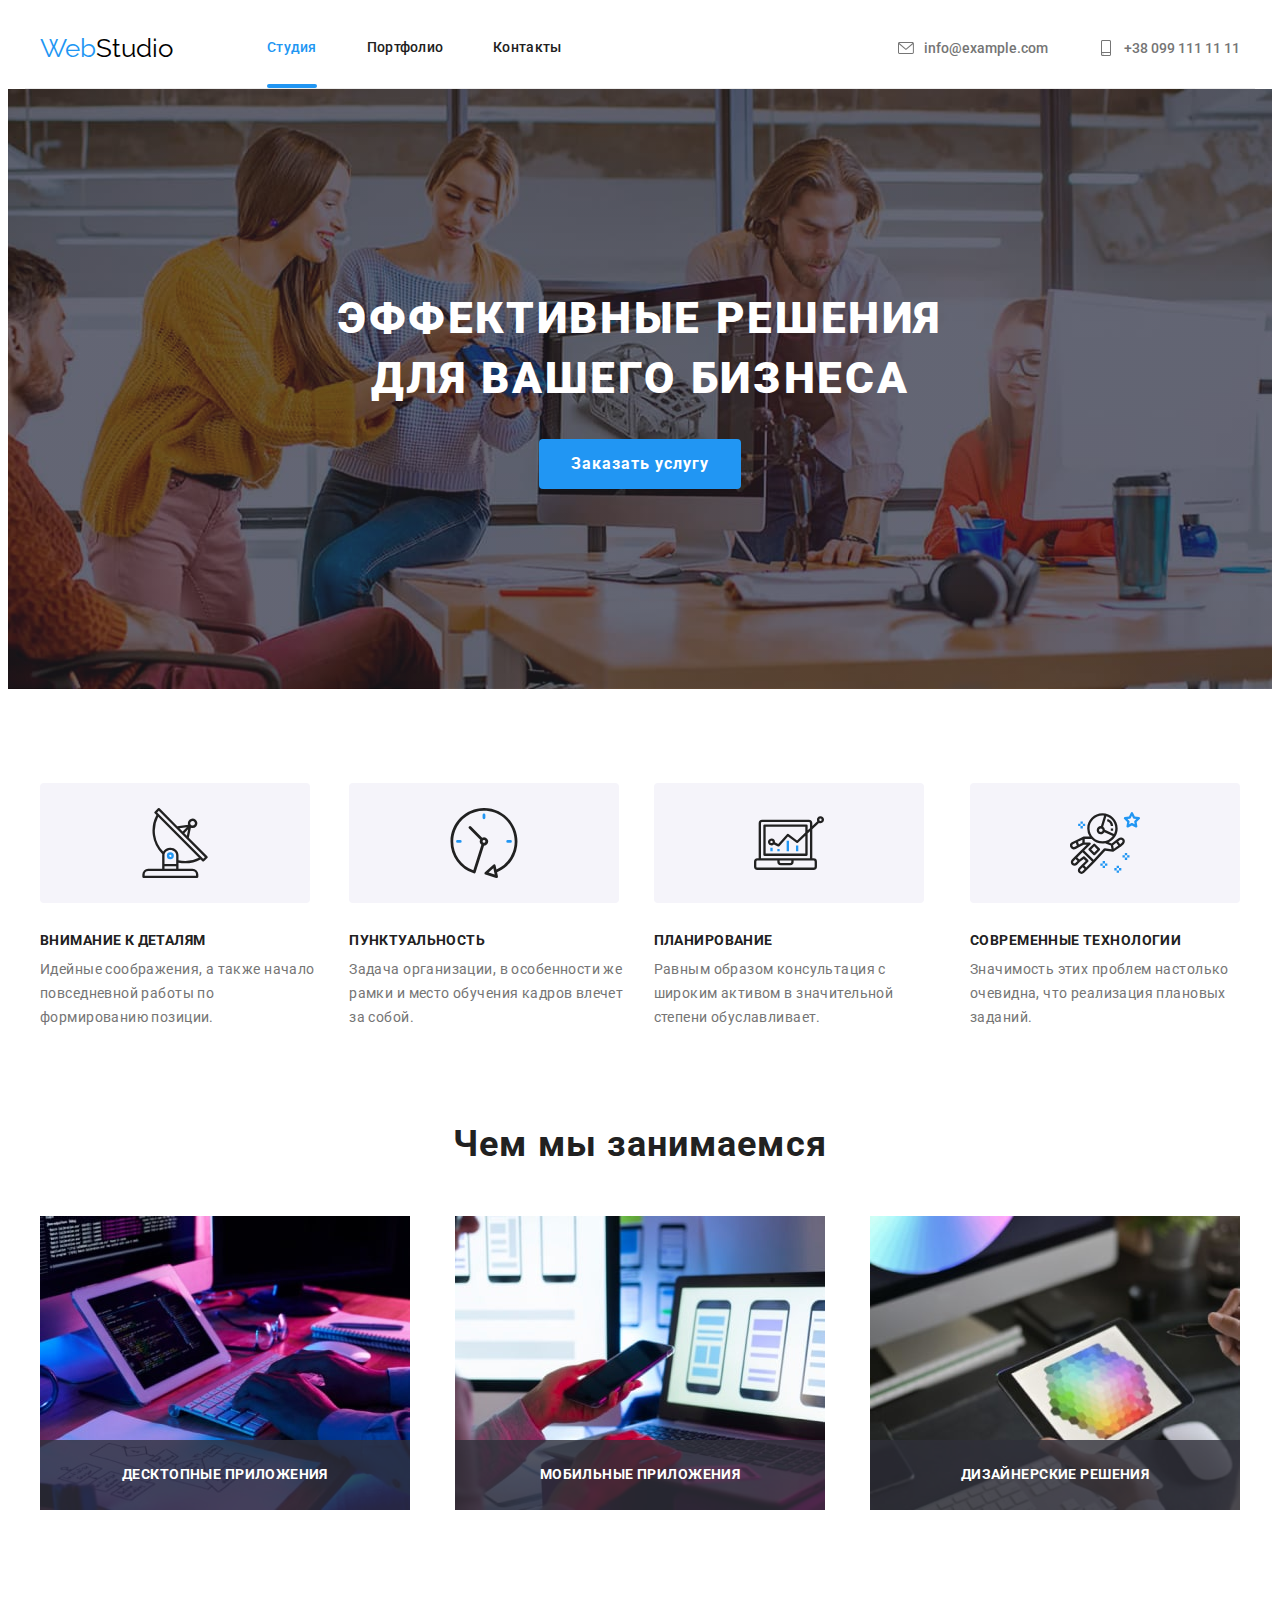
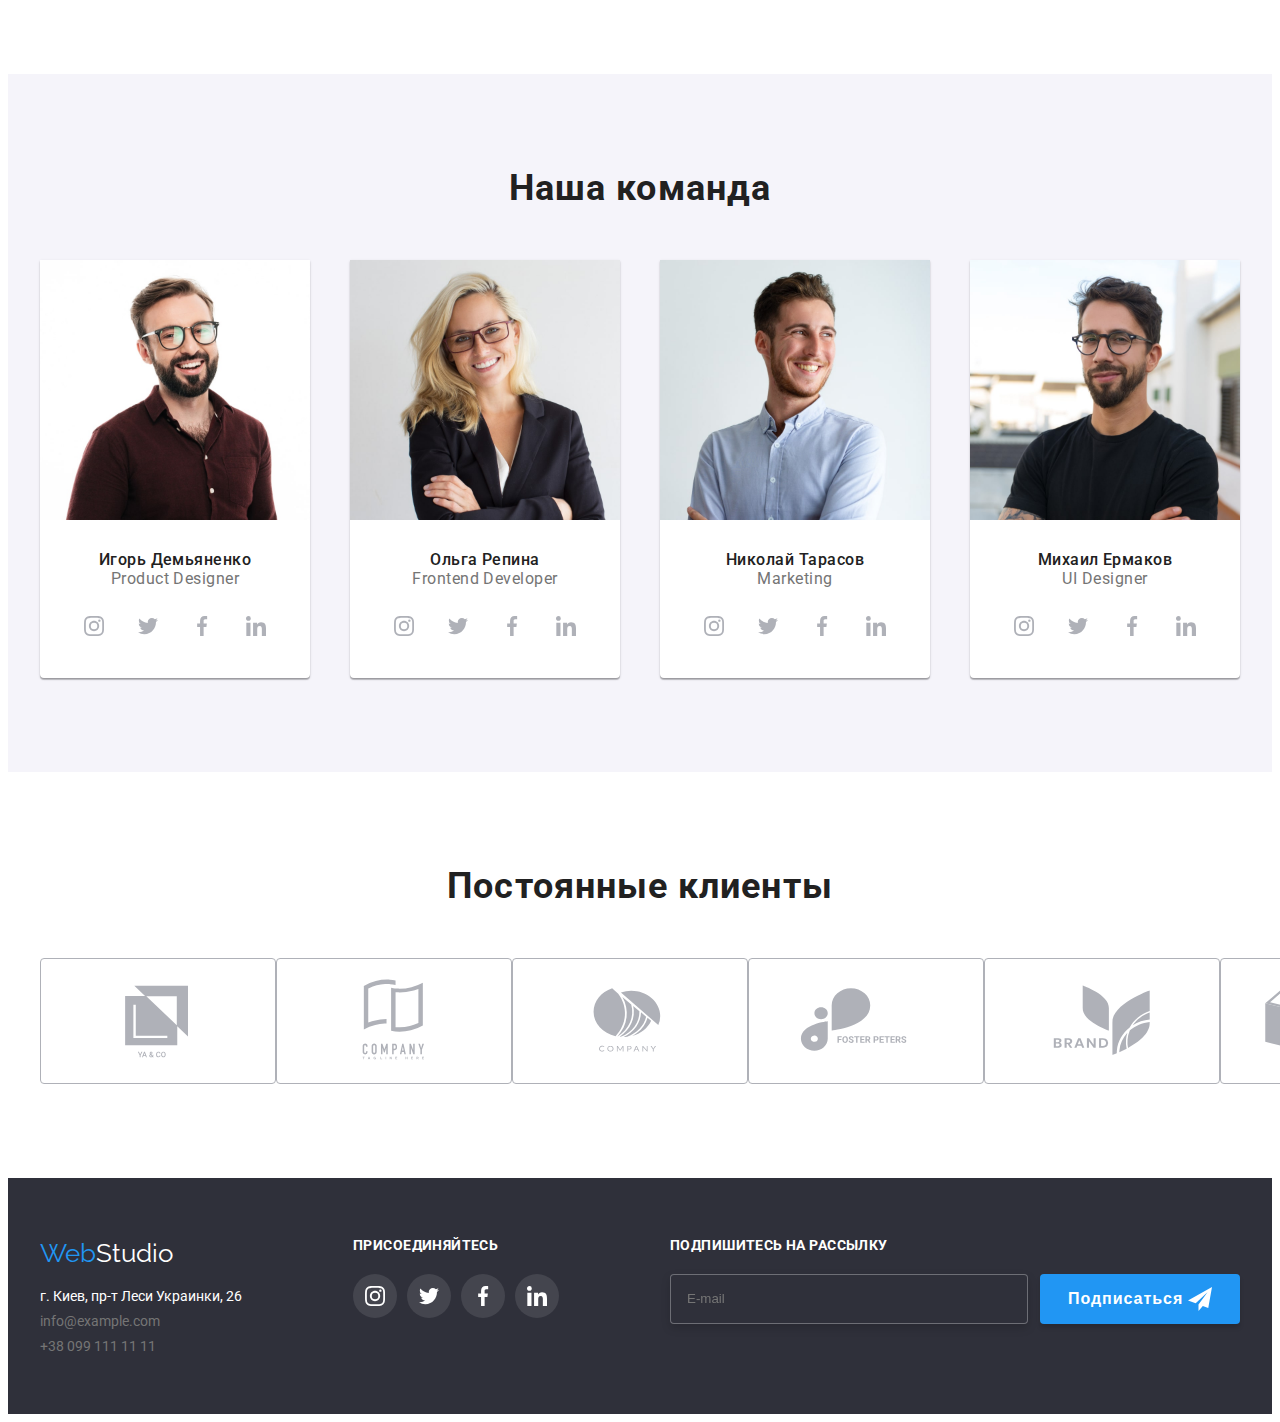
<file: index.html>
<!DOCTYPE html>
<html lang="ru">
  <!-- Цей файл є домашнім завданням № 4-->
  <head>
    <meta charset="UTF-8" />
    <meta http-equiv="X-UA-Compatible" content="IE=edge" />
    <meta name="viewport" content="width=device-width, initial-scale=1.0" />
    <link rel="preconnect" href="https://fonts.googleapis.com" />
    <link rel="preconnect" href="https://fonts.gstatic.com" crossorigin />
    <link
      href="https://fonts.googleapis.com/css2?family=Raleway:wght@700&family=Roboto:wght@400;500;700;900&display=swap"
      rel="stylesheet"
    />
    <!-- <link rel="stylesheet" href="./css/reset.css" /> -->
    <link
      rel="stylesheet"
      href="https://cdnjs.cloudflare.com/ajax/libs/modern-normalize/1.1.0/modern-normalize.min.css"
      integrity="sha512-wpPYUAdjBVSE4KJnH1VR1HeZfpl1ub8YT/NKx4PuQ5NmX2tKuGu6U/JRp5y+Y8XG2tV+wKQpNHVUX03MfMFn9Q=="
      crossorigin="anonymous"
      referrerpolicy="no-referrer"
    />
    <link rel="stylesheet" href="./css/styles.css" />
    <title>WebStudio</title>
  </head>
  <body>
    <!----------- Шапка ------------>
    <header>
      <div class="container container-header">
        <nav class="navigation">
          <a class="logo link" href="./index.html" lang="en"
            >Web<span class="logo-bl">Studio</span></a
          >
          <ul class="site-navigatioin">
            <li class="site-nav-item">
              <a href="./index.html" class="link link-studio current">Студия</a>
            </li>
            <li class="site-nav-item">
              <a href="./portfolio.html" class="link link-portfolio"
                >Портфолио</a
              >
            </li>
            <li class="site-nav-item">
              <a href="#contacts" class="link link-contacts">Контакты</a>
            </li>
          </ul>
        </nav>

        <ul class="contacts-header">
          <li class="item-contacts-header">
            <a
              href="mailto:info@example.com"
              class="link link-mail mail-header"
            >
              <svg class="icon icon-header" width="16" height="16">
                <use href="./images/icons.svg#icon-envelope"></use>
              </svg>
              info@example.com
            </a>
          </li>
          <li class="item-contacts-header">
            <a href="tel:+380991111111" class="link link-tel tel-header">
              <svg class="icon icon-header" width="16" height="16">
                <use href="./images/icons.svg#icon-smartphone"></use>
              </svg>
              +38 099 111 11 11
            </a>
          </li>
        </ul>
      </div>
    </header>

    <!----------- Основний контент ------------->
    <main>
      <section class="hero">
        <div class="container">
          <h1 class="title title-hero">
            Эффективные решения для вашего бизнеса
          </h1>
          <button type="button" class="btn-text" data-modal-open>
            Заказать услугу
          </button>
        </div>
      </section>

      <!-- Секція особенности -->
      <section class="features section">
        <div class="container">
          <h2 class="hidden-title">Особенности</h2>
          <ul class="features-list list">
            <li class="item-features-list">
              <div class="item-feautures-logo">
                <svg class="icon" width="70" height="70">
                  <use href="./images/icons.svg#icon-antenna"></use>
                </svg>
              </div>
              <h3 class="features-list-title">Внимание к деталям</h3>
              <p class="features-list-text">
                Идейные соображения, а также начало повседневной работы по
                формированию позиции.
              </p>
            </li>
            <li class="item-features-list">
              <div class="item-feautures-logo">
                <svg class="icon" width="70" height="70">
                  <use href="./images/icons.svg#icon-clock"></use>
                </svg>
              </div>
              <h3 class="features-list-title">Пунктуальность</h3>
              <p class="features-list-text">
                Задача организации, в особенности же рамки и место обучения
                кадров влечет за собой.
              </p>
            </li>
            <li class="item-features-list">
              <div class="item-feautures-logo">
                <svg class="icon" width="70" height="70">
                  <use href="./images/icons.svg#icon-diagram"></use>
                </svg>
              </div>
              <h3 class="features-list-title">Планирование</h3>
              <p class="features-list-text">
                Равным образом консультация с широким активом в значительной
                степени обуславливает.
              </p>
            </li>
            <li class="item-features-list">
              <div class="item-feautures-logo">
                <svg class="icon" width="70" height="70">
                  <use href="./images/icons.svg#icon-astronaut"></use>
                </svg>
              </div>
              <h3 class="features-list-title">Современные технологии</h3>
              <p class="features-list-text">
                Значимость этих проблем настолько очевидна, что реализация
                плановых заданий.
              </p>
            </li>
          </ul>
        </div>
      </section>
      <!---- Секція Чем мы занимаемся ---------->
      <section class="section we-intereses">
        <div class="container">
          <h2 class="we-intereses-title">Чем мы занимаемся</h2>
          <ul class="list we-intereses-list">
            <li class="item-we-intereses-list">
              <img
                src="./images/img-1-min.jpg"
                alt="Специалист набирает текст на клавиатуре"
                width="370"
              />
              <b class="title-item-we-intereses-list">Десктопные приложения</b>
            </li>
            <li class="item-we-intereses-list">
              <img
                src="./images/img-2-min.jpg"
                alt="Специалист на ноутбуке создает приложение для мобильних устройств"
                width="370"
              />
              <b class="title-item-we-intereses-list">Мобильные приложения</b>
            </li>
            <li class="item-we-intereses-list">
              <img
                src="./images/img-3-min.jpg"
                alt="Специалист держит в руке планшетное устройство с изображением цветовой палитры"
                width="370"
              />
              <b class="title-item-we-intereses-list">Дизайнерские решения</b>
            </li>
          </ul>
        </div>
      </section>

      <!----------- Секція Наша команда------------------>

      <section class="our-team section">
        <div class="container">
          <h2 class="our-team-title">Наша команда</h2>
          <ul class="list our-team-list">
            <li class="our-team-list-item">
              <img
                src="./images/img-igor-min.jpg"
                alt="Фотокарточка Игоря Демьяненко"
                width="270"
              />
              <div class="our-team-text">
                <h3 class="name-person">Игорь Демьяненко</h3>
                <p class="position" lang="en">Product Designer</p>
              </div>
              <div class="section-social-links">
                <ul class="list-social-links">
                  <li class="item-list-social-links">
                    <a
                      href="http://www.instagram.com"
                      target="_blank"
                      rel="noopener, noreferrer"
                      class="link social-link"
                    >
                      <svg class="icon-social-link">
                        <use href="./images/icons.svg#icon-instagram"></use>
                      </svg>
                    </a>
                  </li>
                  <li class="item-list-social-links">
                    <a
                      href="http://twitter.com"
                      target="_blank"
                      rel="noopener, noreferrer"
                      class="link social-link"
                    >
                      <svg class="icon-social-link">
                        <use href="./images/icons.svg#icon-twitter"></use>
                      </svg>
                    </a>
                  </li>
                  <li class="item-list-social-links">
                    <a
                      href="http://www.facebook.com"
                      target="_blank"
                      rel="noopener, noreferrer"
                      class="link social-link"
                    >
                      <svg class="icon-social-link">
                        <use href="./images/icons.svg#icon-facebook"></use>
                      </svg>
                    </a>
                  </li>
                  <li class="item-list-social-links">
                    <a
                      href="http://www.linkedin.com"
                      target="_blank"
                      rel="noopener, noreferrer"
                      class="link social-link"
                    >
                      <svg class="icon-social-link">
                        <use href="./images/icons.svg#icon-linkedin"></use>
                      </svg>
                    </a>
                  </li>
                </ul>
              </div>
            </li>
            <li class="our-team-list-item">
              <img
                src="./images/img-olga-min.jpg"
                alt="Фотокарточка Ольги Репиной"
                width="270"
              />
              <div class="our-team-text">
                <h3 class="name-person">Ольга Репина</h3>
                <p class="position" lang="en">Frontend Developer</p>
              </div>
              <div class="section-social-links">
                <ul class="list-social-links">
                  <li class="item-list-social-links">
                    <a
                      href="http://www.instagram.com"
                      target="_blank"
                      rel="noopener, noreferrer"
                      class="link social-link"
                    >
                      <svg class="icon-social-link">
                        <use href="./images/icons.svg#icon-instagram"></use>
                      </svg>
                    </a>
                  </li>
                  <li class="item-list-social-links">
                    <a
                      href="http://twitter.com"
                      target="_blank"
                      rel="noopener, noreferrer"
                      class="link social-link"
                    >
                      <svg class="icon-social-link">
                        <use href="./images/icons.svg#icon-twitter"></use>
                      </svg>
                    </a>
                  </li>
                  <li class="item-list-social-links">
                    <a
                      href="http://www.facebook.com"
                      target="_blank"
                      rel="noopener, noreferrer"
                      class="link social-link"
                    >
                      <svg class="icon-social-link">
                        <use href="./images/icons.svg#icon-facebook"></use>
                      </svg>
                    </a>
                  </li>
                  <li class="item-list-social-links">
                    <a
                      href="http://www.linkedin.com"
                      target="_blank"
                      rel="noopener, noreferrer"
                      class="link social-link"
                    >
                      <svg class="icon-social-link">
                        <use href="./images/icons.svg#icon-linkedin"></use>
                      </svg>
                    </a>
                  </li>
                </ul>
              </div>
            </li>
            <li class="our-team-list-item">
              <img
                src="./images/img-nikolaj-min.jpg"
                alt="Фотокарточка Николая Тарасова"
                width="270"
              />
              <div class="our-team-text">
                <h3 class="name-person">Николай Тарасов</h3>
                <p class="position" lang="en">Marketing</p>
              </div>
              <div class="section-social-links">
                <ul class="list-social-links">
                  <li class="item-list-social-links">
                    <a
                      href="http://www.instagram.com"
                      target="_blank"
                      rel="noopener, noreferrer"
                      class="link social-link"
                      ><svg class="icon-social-link">
                        <use href="./images/icons.svg#icon-instagram"></use>
                      </svg>
                    </a>
                  </li>
                  <li class="item-list-social-links">
                    <a
                      href="http://twitter.com"
                      target="_blank"
                      rel="noopener, noreferrer"
                      class="link social-link"
                      ><svg class="icon-social-link">
                        <use href="./images/icons.svg#icon-twitter"></use>
                      </svg>
                    </a>
                  </li>
                  <li class="item-list-social-links">
                    <a
                      href="http://www.facebook.com"
                      target="_blank"
                      rel="noopener, noreferrer"
                      class="link social-link"
                      ><svg class="icon-social-link">
                        <use href="./images/icons.svg#icon-facebook"></use>
                      </svg>
                    </a>
                  </li>
                  <li class="item-list-social-links">
                    <a
                      href="http://www.linkedin.com"
                      target="_blank"
                      rel="noopener, noreferrer"
                      class="link social-link"
                      ><svg class="icon-social-link">
                        <use href="./images/icons.svg#icon-linkedin"></use>
                      </svg>
                    </a>
                  </li>
                </ul>
              </div>
            </li>
            <li class="our-team-list-item">
              <img
                src="./images/img-miha-min.jpg"
                alt="Фотокарточка Михаила Ермакова"
                width="270"
              />
              <div class="our-team-text">
                <h3 class="name-person">Михаил Ермаков</h3>
                <p class="position" lang="en">UI Designer</p>
              </div>
              <div class="section-social-links">
                <ul class="list-social-links">
                  <li class="item-list-social-links">
                    <a
                      href="http://www.instagram.com"
                      target="_blank"
                      rel="noopener, noreferrer"
                      class="link social-link"
                      ><svg class="icon-social-link">
                        <use href="./images/icons.svg#icon-instagram"></use>
                      </svg>
                    </a>
                  </li>
                  <li class="item-list-social-links">
                    <a
                      href="http://twitter.com"
                      target="_blank"
                      rel="noopener, noreferrer"
                      class="link social-link"
                    >
                      <svg class="icon-social-link">
                        <use href="./images/icons.svg#icon-twitter"></use>
                      </svg>
                    </a>
                  </li>
                  <li class="item-list-social-links">
                    <a
                      href="http://www.facebook.com"
                      target="_blank"
                      rel="noopener, noreferrer"
                      class="link social-link"
                    >
                      <svg class="icon-social-link">
                        <use href="./images/icons.svg#icon-facebook"></use>
                      </svg>
                    </a>
                  </li>
                  <li class="item-list-social-links">
                    <a
                      href="http://www.linkedin.com"
                      target="_blank"
                      rel="noopener, noreferrer"
                      class="link social-link"
                    >
                      <svg class="icon-social-link">
                        <use href="./images/icons.svg#icon-linkedin"></use>
                      </svg>
                    </a>
                  </li>
                </ul>
              </div>
            </li>
          </ul>
        </div>
      </section>

      <!-- Постоянные клиенты -->
      <section class="section our-clients">
        <div class="container">
          <h2 class="our-clients-title">Постоянные клиенты</h2>
          <ul class="our-clients-list">
            <li>
              <a
                href="http://www.olx.ua"
                target="_blank"
                rel="noopener, noreferrer"
                class="client-link link"
              >
                <svg class="icon-client">
                  <use href="images/icons.svg#icon-yaco"></use>
                </svg>
              </a>
            </li>
            <li>
              <a
                href="http://www.google.com"
                target="_blank"
                rel="noopener, noreferrer"
                class="client-link link"
              >
                <svg class="icon-client">
                  <use href="images/icons.svg#icon-tagcompany"></use>
                </svg>
              </a>
            </li>
            <li>
              <a
                href="http://rozetka.com.ua"
                target="_blank"
                rel="noopener, noreferrer"
                class="client-link link"
              >
                <svg class="icon-client">
                  <use href="images/icons.svg#icon-company"></use>
                </svg>
              </a>
            </li>
            <li>
              <a
                href="http://www.nasa.gov"
                target="_blank"
                rel="noopener, noreferrer"
                class="client-link link"
              >
                <svg class="icon-client">
                  <use href="images/icons.svg#icon-foster"></use>
                </svg>
              </a>
            </li>
            <li>
              <a
                href="http://auto.ria.com"
                target="_blank"
                rel="noopener, noreferrer"
                class="client-link link"
              >
                <svg class="icon-client">
                  <use href="images/icons.svg#icon-brand"></use>
                </svg>
              </a>
            </li>
            <li>
              <a
                href="http://compbest.com.ua"
                target="_blank"
                rel="noopener, noreferrer"
                class="client-link link"
              >
                <svg class="icon-client">
                  <use href="images/icons.svg#icon-cubcompany"></use>
                </svg>
              </a>
            </li>
          </ul>
        </div>
      </section>
    </main>

    <!-------- Підвал з контакатами ----------------->
    <footer class="footer-site">
      <div class="container container-footer">
        <div class="footer-left">
          <a class="logo link logo-footer" href="./index.html"
            >Web<span class="logo-wh">Studio</span></a
          >
          <address id="contacts">
            <ul class="list-contacts list">
              <li class="item-contacts-footer">
                <a
                  href="https://www.google.com/maps/place/%D0%B1%D1%83%D0%BB%D1%8C%D0%B2%D0%B0%D1%80+%D0%9B%D0%B5%D1%81%D1%96+%D0%A3%D0%BA%D1%80%D0%B0%D1%97%D0%BD%D0%BA%D0%B8,+26,+%D0%9A%D0%B8%D1%97%D0%B2,+02000/@50.4265807,30.5361971,17z/data=!3m1!4b1!4m5!3m4!1s0x40d4cf0e033ecbe9:0x57a4dffefec77da0!8m2!3d50.4265807!4d30.5383858"
                  target="_blank"
                  rel="noopener, noreferrer"
                  class="link link-map"
                  >г. Киев, пр-т Леси Украинки, 26</a
                >
              </li>
              <li class="item-contacts-footer">
                <a href="mailto:info@example.com" class="link link-mail"
                  >info@example.com</a
                >
              </li>
              <li class="item-contacts-footer">
                <a href="tel:+380991111111" class="link link-tel"
                  >+38 099 111 11 11</a
                >
              </li>
            </ul>
          </address>
        </div>

        <div class="social-links-footer">
          <b class="social-links-text">Присоединяйтесь</b>
          <ul class="list-social-links list-social-links-footer">
            <li class="item-list-social-links">
              <a
                href="http://www.instagram.com"
                target="_blank"
                rel="noopener, noreferrer"
                class="link social-link social-link-footer"
              >
                <svg class="icon-social-link">
                  <use href="./images/icons.svg#icon-instagram"></use>
                </svg>
              </a>
            </li>
            <li class="item-list-social-links">
              <a
                href="http://twitter.com"
                target="_blank"
                rel="noopener, noreferrer"
                class="link social-link social-link-footer"
              >
                <svg class="icon-social-link">
                  <use href="./images/icons.svg#icon-twitter"></use>
                </svg>
              </a>
            </li>
            <li class="item-list-social-links">
              <a
                href="http://www.facebook.com"
                target="_blank"
                rel="noopener, noreferrer"
                class="link social-link social-link-footer"
              >
                <svg class="icon-social-link">
                  <use href="./images/icons.svg#icon-facebook"></use>
                </svg>
              </a>
            </li>
            <li class="item-list-social-links">
              <a
                href="http://www.linkedin.com"
                target="_blank"
                rel="noopener, noreferrer"
                class="link social-link social-link-footer"
              >
                <svg class="icon-social-link">
                  <use href="./images/icons.svg#icon-linkedin"></use>
                </svg>
              </a>
            </li>
          </ul>
        </div>
        <div class="footer-right">
          <b class="subscribe-title">Подпишитесь на рассылку</b>
          <form class="form-input-email-footer" action="">
            <input
              class="input-email-footer"
              type="email"
              name=""
              id=""
              placeholder="E-mail"
              required
            />
            <button type="submit" class="btn-send-email">
              Подписаться
              <svg width="24" height="24">
                <use href="images/icons.svg#icon-send"></use>
              </svg>
            </button>
          </form>
        </div>
      </div>
    </footer>

    <!--M  O  D  A  L  -->
    <div class="backdrop is-hidden" data-modal>
      <div class="modal">
        <button type="button" class="modal-close" data-modal-close>
          <svg class="icon-close-modal" width="18" height="18">
            <use href="images/icons.svg#icon-close-modal"></use>
          </svg>
        </button>

        <form action="#">
          <p class="title-modal-form">
            Оставьте свои данные, мы вам перезвоним
          </p>

          <div class="form-field">
            <label>
              Имя
              <div class="input-wraper">
                <input
                  type="text"
                  name="name"
                  class="input input-name"
                  placeholder=" "
                  required
                />
                <svg
                  class="input-icon input-icon-person"
                  width="18"
                  height="18"
                >
                  <use href="images/icons.svg#icon-person"></use>
                </svg>
              </div>
            </label>
          </div>

          <div class="form-field">
            <label>
              Телефон
              <div class="input-wraper">
                <input
                  type="tel"
                  name="phone"
                  class="input input-phone"
                  placeholder=" "
                  required
                />
                <svg class="input-icon input-icon-phone" width="18" height="18">
                  <use href="./images/icons.svg#icon-phone"></use>
                </svg>
              </div>
            </label>
          </div>

          <div class="form-field">
            <label>
              Почта
              <div class="input-wraper">
                <input
                  type="email"
                  name="email"
                  id="email"
                  class="input input-email"
                  placeholder=" "
                  required
                />
                <svg class="input-icon input-icon-email" width="18" height="18">
                  <use href="./images/icons.svg#icon-email"></use>
                </svg>
              </div>
            </label>
          </div>

          <div class="form-field form-field-coment">
            <label>
              Коментарий
              <textarea
                class="input input-coment"
                name="coment"
                id=""
                placeholder="Введите текст"
              ></textarea>
            </label>
          </div>

          <div class="form-field form-field-checkbox">
            <label class="label-checkbox">
              <input
                class="input-checkbox visualy-hidden"
                type="checkbox"
                name="checkbox"
                id=""
                required
              />
              Соглашаюсь с рассылкой и принимаю
              <span class="icon-checkbox">
                <svg class="icon-check" width="16" height="15">
                  <use href="images/icons.svg#icon-check"></use>
                </svg>
              </span>
              <a
                class="link link-checkbox"
                href="https://zakon.rada.gov.ua/laws/show/435-15#:~:text=%D0%9F%D0%9E%D0%9D%D0%AF%D0%A2%D0%A2%D0%AF%20%D0%A2%D0%90%20%D0%A3%D0%9C%D0%9E%D0%92%D0%98%20%D0%94%D0%9E%D0%93%D0%9E%D0%92%D0%9E%D0%A0%D0%A3"
                target="_blank"
                rel="noopener, noreferrer"
                >Условия договора</a
              >
            </label>
          </div>

          <button type="submit" class="btn-text btn-modal">Отправить</button>
        </form>
      </div>
    </div>
    <script src="./js/modal.js"></script>
  </body>
</html>
</file>
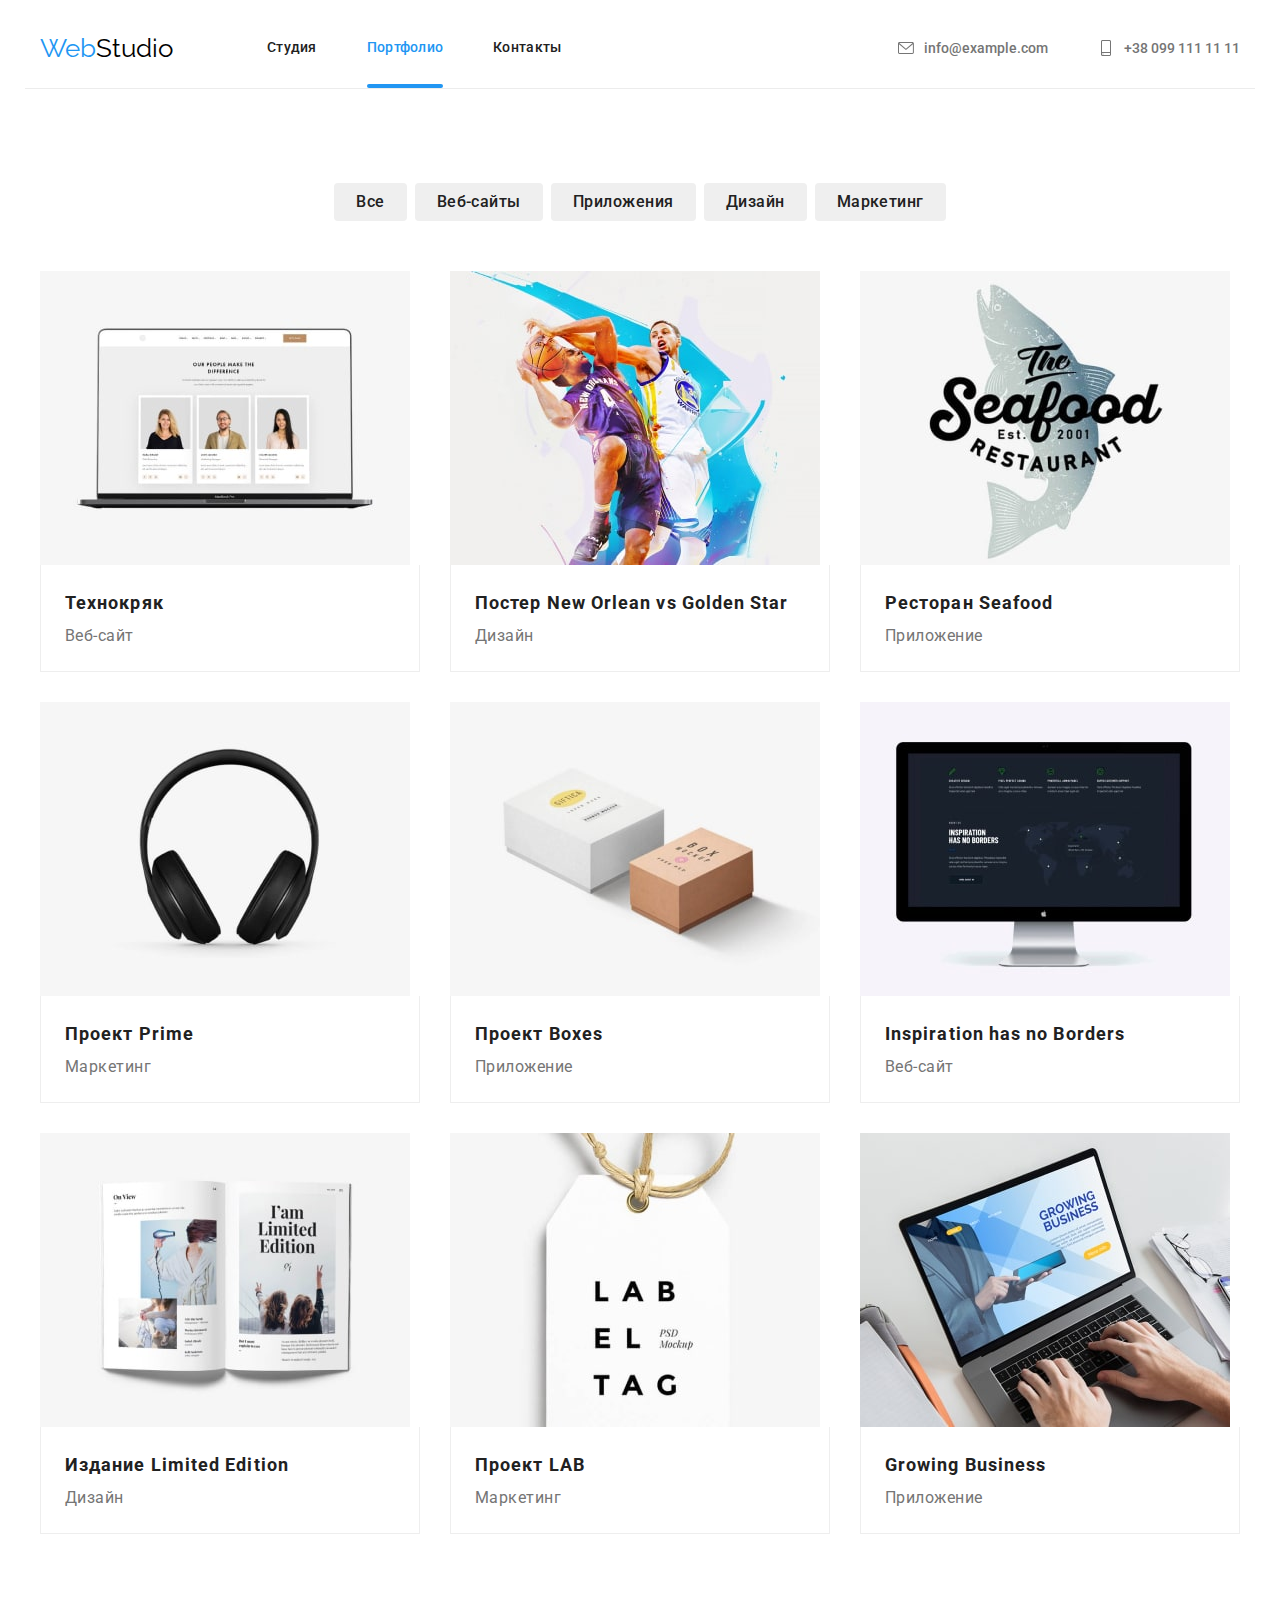
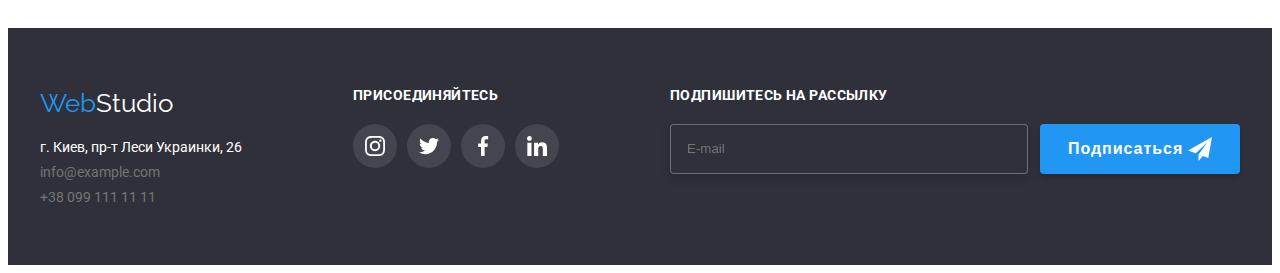
<file: portfolio.html>
<!DOCTYPE html>
<html lang="ru">
  <!------------- Цей файл є домашнім завданням № 4--------------->
  <head>
    <meta charset="UTF-8" />
    <meta http-equiv="X-UA-Compatible" content="IE=edge" />
    <meta name="viewport" content="width=device-width, initial-scale=1.0" />
    <link rel="preconnect" href="https://fonts.googleapis.com" />
    <link rel="preconnect" href="https://fonts.gstatic.com" crossorigin />
    <link
      href="https://fonts.googleapis.com/css2?family=Raleway:wght@700&family=Roboto:wght@400;500;700;900&display=swap"
      rel="stylesheet"
    />
    <!-- <link rel="stylesheet" href="./css/reset.css" /> -->
    <link
      rel="stylesheet"
      href="https://cdnjs.cloudflare.com/ajax/libs/modern-normalize/1.1.0/modern-normalize.min.css"
      integrity="sha512-wpPYUAdjBVSE4KJnH1VR1HeZfpl1ub8YT/NKx4PuQ5NmX2tKuGu6U/JRp5y+Y8XG2tV+wKQpNHVUX03MfMFn9Q=="
      crossorigin="anonymous"
      referrerpolicy="no-referrer"
    />
    <link rel="stylesheet" href="./css/styles.css" />
    <title>Portfolio</title>
  </head>
  <body>
    <!------- Шапка ------------------->
    <header>
      <div class="container container-header">
        <nav class="navigation">
          <a class="logo link" href="./index.html" lang="en"
            >Web<span class="logo-bl">Studio</span></a
          >
          <ul class="site-navigatioin">
            <li class="site-nav-item">
              <a href="./index.html" class="link link-studio">Студия</a>
            </li>
            <li class="site-nav-item">
              <a href="./portfolio.html" class="link link-portfolio current"
                >Портфолио</a
              >
            </li>
            <li class="site-nav-item">
              <a href="#contacts" class="link link-contacts">Контакты</a>
            </li>
          </ul>
        </nav>

        <ul class="contacts-header">
          <li class="item-contacts-header">
            <a
              href="mailto:info@example.com"
              class="link link-mail mail-header"
            >
              <svg class="icon icon-header" width="16" height="16">
                <use href="./images/icons.svg#icon-envelope"></use>
              </svg>
              info@example.com
            </a>
          </li>
          <li class="item-contacts-header">
            <a href="tel:+380991111111" class="link link-tel tel-header">
              <svg class="icon icon-header" width="16" height="16">
                <use href="./images/icons.svg#icon-smartphone"></use>
              </svg>
              +38 099 111 11 11
            </a>
          </li>
        </ul>
      </div>
    </header>
    <!--------------- Основний контент -------------------->
    <main class="container">
      <h1 class="hidden-title">Наши работы</h1>
      <div class="section">
        <ul class="list-button list">
          <li class="item-list-button">
            <button type="button" class="all-project-btn btn-filter">
              Все
            </button>
          </li>
          <li class="item-list-button">
            <button type="button" class="type-project-btn btn-filter">
              Веб-сайты
            </button>
          </li>
          <li class="item-list-button">
            <button type="button" class="type-project-btn btn-filter">
              Приложения
            </button>
          </li>
          <li class="item-list-button">
            <button type="button" class="type-project-btn btn-filter">
              Дизайн
            </button>
          </li>
          <li class="item-list-button">
            <button type="button" class="type-project-btn btn-filter">
              Маркетинг
            </button>
          </li>
        </ul>

        <ul class="list list-project">
          <li class="item-list-project">
            <div class="item-project-wraper">
              <img
                src="./images/tehnocrack-min.jpg"
                alt="На мониторе компьютера изображены фото троих людей"
                width="370"
              />
              <p class="about-project">
                Технокряк это современная площадка распространения коронавируса.
                Компании используют эту платформу для цифрового шпионажа и атак
                на защищённые сервера конкурентов.
              </p>
            </div>
            <div class="text-project">
              <h2 class="name-project">Технокряк</h2>
              <p class="type-project">Веб-сайт</p>
            </div>
          </li>
          <li class="item-list-project">
            <div class="item-project-wraper">
              <img
                src="./images/poster-min.jpg"
                alt="Два баскетболиста в борьбе за мяч"
                width="370"
              />
              <p class="about-project">
                Технокряк это современная площадка распространения коронавируса.
                Компании используют эту платформу для цифрового шпионажа и атак
                на защищённые сервера конкурентов.
              </p>
            </div>
            <div class="text-project">
              <h2 class="name-project">
                Постер <span lang="en">New Orlean vs Golden Star</span>
              </h2>
              <p class="type-project">Дизайн</p>
            </div>
          </li>
          <li class="item-list-project">
            <div class="item-project-wraper">
              <img
                src="./images/restaurant-min.jpg"
                alt="Логотип рыбного ресторана в виде рыбы"
                width="370"
              />
              <p class="about-project">
                Технокряк это современная площадка распространения коронавируса.
                Компании используют эту платформу для цифрового шпионажа и атак
                на защищённые сервера конкурентов.
              </p>
            </div>
            <div class="text-project">
              <h2 class="name-project">
                Ресторан <span lang="en">Seafood</span>
              </h2>
              <p class="type-project">Приложение</p>
            </div>
          </li>
          <li class="item-list-project">
            <div class="item-project-wraper">
              <img
                src="./images/headphone-min.jpg"
                alt="Наушники черного цвета"
                width="370"
              />
              <p class="about-project">
                Технокряк это современная площадка распространения коронавируса.
                Компании используют эту платформу для цифрового шпионажа и атак
                на защищённые сервера конкурентов.
              </p>
            </div>
            <div class="text-project">
              <h2 class="name-project">Проект <span lang="en">Prime</span></h2>
              <p class="type-project">Маркетинг</p>
            </div>
          </li>
          <li class="item-list-project">
            <div class="item-project-wraper">
              <img
                src="./images/boxes-min.jpg"
                alt="Изображены две картонные коробки"
                width="370"
              />
              <p class="about-project">
                Технокряк это современная площадка распространения коронавируса.
                Компании используют эту платформу для цифрового шпионажа и атак
                на защищённые сервера конкурентов.
              </p>
            </div>
            <div class="text-project">
              <h2 class="name-project">Проект <span lang="en">Boxes</span></h2>
              <p class="type-project">Приложение</p>
            </div>
          </li>
          <li class="item-list-project">
            <div class="item-project-wraper">
              <img
                src="./images/display-min.jpg"
                alt="Изображение монитора компьютера с открытой веб-страницей"
                width="370"
              />
              <p class="about-project">
                Технокряк это современная площадка распространения коронавируса.
                Компании используют эту платформу для цифрового шпионажа и атак
                на защищённые сервера конкурентов.
              </p>
            </div>
            <div class="text-project">
              <h2 class="name-project" lang="en">Inspiration has no Borders</h2>
              <p class="type-project">Веб-сайт</p>
            </div>
          </li>
          <li class="item-list-project">
            <div class="item-project-wraper">
              <img
                src="./images/limedition-min.jpg"
                alt="Страницы журнала"
                width="370"
              />
              <p class="about-project">
                Технокряк это современная площадка распространения коронавируса.
                Компании используют эту платформу для цифрового шпионажа и атак
                на защищённые сервера конкурентов.
              </p>
            </div>
            <div class="text-project">
              <h2 class="name-project">
                Издание <span lang="en">Limited Edition</span>
              </h2>
              <p class="type-project">Дизайн</p>
            </div>
          </li>
          <li class="item-list-project">
            <div class="item-project-wraper">
              <img
                src="./images/label-min.jpg"
                alt="Изображение бирки с веревочкой"
                width="370"
              />
              <p class="about-project">
                Технокряк это современная площадка распространения коронавируса.
                Компании используют эту платформу для цифрового шпионажа и атак
                на защищённые сервера конкурентов.
              </p>
            </div>
            <div class="text-project">
              <h2 class="name-project">Проект LAB</h2>
              <p class="type-project">Маркетинг</p>
            </div>
          </li>
          <li class="item-list-project">
            <div class="item-project-wraper">
              <img
                src="./images/laptop-min.jpg"
                alt="Изображение монитора компьютера с запущеным приложением"
                width="370"
              />
              <p class="about-project">
                Технокряк это современная площадка распространения коронавируса.
                Компании используют эту платформу для цифрового шпионажа и атак
                на защищённые сервера конкурентов.
              </p>
            </div>
            <div class="text-project">
              <h2 class="name-project" lang="en">Growing Business</h2>
              <p class="type-project">Приложение</p>
            </div>
          </li>
        </ul>
      </div>
    </main>

    <!---------------------------------- Підвал з контакатами ----------------------------->

    <footer class="footer-site">
      <div class="container container-footer">
        <div class="footer-left">
          <a class="logo link logo-footer" href="./index.html"
            >Web<span class="logo-wh">Studio</span></a
          >
          <address id="contacts">
            <ul class="list-contacts list">
              <li class="item-contacts-footer">
                <a
                  href="https://www.google.com/maps/place/%D0%B1%D1%83%D0%BB%D1%8C%D0%B2%D0%B0%D1%80+%D0%9B%D0%B5%D1%81%D1%96+%D0%A3%D0%BA%D1%80%D0%B0%D1%97%D0%BD%D0%BA%D0%B8,+26,+%D0%9A%D0%B8%D1%97%D0%B2,+02000/@50.4265807,30.5361971,17z/data=!3m1!4b1!4m5!3m4!1s0x40d4cf0e033ecbe9:0x57a4dffefec77da0!8m2!3d50.4265807!4d30.5383858"
                  target="_blank"
                  rel="noopener, noreferrer"
                  class="link link-map"
                  >г. Киев, пр-т Леси Украинки, 26</a
                >
              </li>
              <li class="item-contacts-footer">
                <a href="mailto:info@example.com" class="link link-mail"
                  >info@example.com</a
                >
              </li>
              <li class="item-contacts-footer">
                <a href="tel:+380991111111" class="link link-tel"
                  >+38 099 111 11 11</a
                >
              </li>
            </ul>
          </address>
        </div>

        <div class="social-links-footer">
          <b class="social-links-text">Присоединяйтесь</b>
          <ul class="list-social-links list-social-links-footer">
            <li class="item-list-social-links">
              <a
                href="http://www.instagram.com"
                target="_blank"
                rel="noopener, noreferrer"
                class="link social-link social-link-footer"
              >
                <svg class="icon-social-link">
                  <use href="./images/icons.svg#icon-instagram"></use>
                </svg>
              </a>
            </li>
            <li class="item-list-social-links">
              <a
                href="http://twitter.com"
                target="_blank"
                rel="noopener, noreferrer"
                class="link social-link social-link-footer"
              >
                <svg class="icon-social-link">
                  <use href="./images/icons.svg#icon-twitter"></use>
                </svg>
              </a>
            </li>
            <li class="item-list-social-links">
              <a
                href="http://www.facebook.com"
                target="_blank"
                rel="noopener, noreferrer"
                class="link social-link social-link-footer"
              >
                <svg class="icon-social-link">
                  <use href="./images/icons.svg#icon-facebook"></use>
                </svg>
              </a>
            </li>
            <li class="item-list-social-links">
              <a
                href="http://www.linkedin.com"
                target="_blank"
                rel="noopener, noreferrer"
                class="link social-link social-link-footer"
              >
                <svg class="icon-social-link">
                  <use href="./images/icons.svg#icon-linkedin"></use>
                </svg>
              </a>
            </li>
          </ul>
        </div>
        <div class="footer-right">
          <b class="subscribe-title">Подпишитесь на рассылку</b>
          <form class="form-input-email-footer" action="">
            <input
              class="input-email-footer"
              type="email"
              name=""
              id=""
              placeholder="E-mail"
              required
            />
            <button type="submit" class="btn-send-email">
              Подписаться
              <svg width="24" height="24">
                <use href="images/icons.svg#icon-send"></use>
              </svg>
            </button>
          </form>
        </div>
      </div>
    </footer>
  </body>
</html>
</file>
<file: css/styles.css>
body {
  font-family: "Roboto", sans-serif;
  color: var(--basic-text);
  background-color: var(--color-logo-wh);
  font-size: 14px;
}

.hidden-title {
  width: 1px;
  height: 1px;
  overflow: hidden;
  margin: 0;
  opacity: 0;
  margin-top: -1px;
}

h1,
h2,
h3,
h4,
h5,
h6,
p,
ul {
  margin: 0;
  padding: 0;
  border: 0;
  font-size: 100%;
  font: inherit;
  vertical-align: baseline;
  list-style: none;
}

img {
  display: block;
}

button {
  border: none;
  border-radius: 4px;
  transition: var(--time-eff);
}

:root {
  --accent-color: #2196f3;
  --color-logo-bl: #000000;
  --color-logo-wh: #ffffff;
  --color-title: #212121;
  --basic-text: #757575;
  --footer-background: #2f303a;
  --hero-backgraund: #c4c4c4;
  --background-wh: #f5f4fa;
  --fill-social-icon: #afb1b8;
  --background-social-footer: #ffffff1a;
  --time-eff: 250ms cubic-bezier(0.4, 0, 0.2, 1);
}

.container {
  width: 1200px;
  padding: 0 15px;
  margin: 0 auto;
}

.container-header {
  display: flex;
  justify-content: space-between;
  align-items: center;
  border-bottom: 1px solid #ececec;
}

.navigation {
  display: flex;
}

.logo {
  color: var(--accent-color);
  font-family: "Raleway", sans-serif;
  font-size: 26px;
  line-height: 1.19;
  text-decoration: none;
  display: flex;
  align-items: center;
}

.logo-bl {
  color: var(--color-logo-bl);
}

.logo-wh {
  color: var(--color-logo-wh);
}

.site-navigatioin {
  font-weight: 500;
  font-size: 14px;
  line-height: 1.14;
  letter-spacing: 0.02em;
  display: flex;
  align-items: center;
  margin-left: 94px;
}

.site-nav-item:not(:last-child) {
  margin-right: 50px;
}

.link-studio,
.link-portfolio,
.link-contacts {
  color: var(--color-title);
  padding: 32px 0;
  display: block;
  position: relative;
}

.link-studio.current::after,
.link-portfolio.current::after {
  content: "";
  position: absolute;
  width: 100%;
  height: 4px;
  border-radius: 2px;
  bottom: 0;
  left: 0;
  background-color: var(--accent-color);
}

.item-contacts-header:not(:last-child) {
  margin-right: 50px;
}

.link {
  text-decoration: none;
  font-style: normal;
  transition: var(--time-eff);
}

.link:hover,
.link:focus {
  color: var(--accent-color);
}

.link:corner-present(link) {
  color-adjust: var(--accent-color);
}

.link:current(link) {
  color: var(--accent-color);
}

.current {
  color: var(--accent-color);
}

.link-tel,
.link-mail {
  color: var(--basic-text);
}

.contacts-header {
  display: flex;
  font-weight: 500;
  align-items: center;
}

.mail-header,
.tel-header {
  display: flex;
  align-items: center;
}

.icon {
  display: block;
  fill: currentColor;
}

.icon-header {
  margin-right: 10px;
}

.icon:hover {
  fill: var(--accent-color);
}

/* ? Підвал сайту */

.footer-site {
  background-color: var(--footer-background);
  padding: 60px 0px;
}

.logo-footer {
  margin-bottom: 20px;
}

.link-map {
  color: var(--color-logo-wh);
}

.item-contacts-footer:not(:last-child) {
  margin-bottom: 9px;
}

.container-footer {
  display: flex;
  justify-content: space-between;
}

.footer-left,
.social-links-footer,
.footer-right {
  display: block;
}

.social-links-text,
.subscribe-title {
  font-weight: 700;
  font-size: 14px;
  line-height: 1.14;
  letter-spacing: 0.03em;
  text-transform: uppercase;
  color: var(--color-logo-wh);
  margin-bottom: 20px;
  display: block;
}

.input-email-footer {
  height: 50px;
  width: 358px;
  border: 1px solid rgba(255, 255, 255, 0.3);
  box-sizing: border-box;
  filter: drop-shadow(0px 4px 4px rgba(0, 0, 0, 0.15));
  border-radius: 4px;
  background-color: #2f303a;
  padding-left: 16px;
  color: #ffffff;
  margin-right: 12px;
}

.input-email-footer:focus {
  outline: none;
}

.btn-send-email {
  background-color: var(--accent-color);
  width: 200px;
  height: 50px;
  font-weight: 700;
  font-size: 16px;
  line-height: 1.87;
  letter-spacing: 0.06em;
  color: #ffffff;
  box-shadow: 0px 4px 4px rgba(0, 0, 0, 0.15);
  border-radius: 4px;
  cursor: pointer;
  padding: 10px 28px;
  display: flex;
  align-items: center;
  justify-content: space-between;
}

.form-input-email-footer {
  display: flex;
  align-items: center;
}

/*        !Основний контент     */

.hero {
  background-color: var(--hero-backgraund);
  padding: 200px 0;

  background-image: linear-gradient(
      rgba(47, 48, 58, 0.4),
      rgba(47, 48, 58, 0.4)
    ),
    url(../images/img-bg.jpg);
  background-repeat: no-repeat;
  background-position: center;
  background-size: 1600px;
}

.title-hero {
  color: var(--color-logo-wh);
  font-weight: 900;
  font-size: 44px;
  line-height: 1.36;
  text-align: center;
  letter-spacing: 0.06em;
  text-transform: uppercase;
  max-width: 650px;
  margin: 0 auto;
  margin-bottom: 30px;
}

.btn-text {
  background-color: var(--accent-color);
  color: var(--color-logo-wh);
  font-family: inherit;
  font-weight: 700;
  font-size: 16px;
  line-height: 1.87;
  letter-spacing: 0.06em;
  cursor: pointer;
  display: block;
  margin: 0 auto;
  padding: 10px 32px;
}

.section {
  padding: 94px 0px;
}

.features {
  padding-bottom: 0px;
}

.features-list {
  display: flex;
  justify-content: space-between;
}

.item-features-list:not(:last-child) {
  margin-right: 30px;
}

.features-list-title {
  font-weight: 700;
  font-size: 14px;
  line-height: 1.14;
  letter-spacing: 0.03em;
  text-transform: uppercase;
  margin-bottom: 10px;
  color: var(--color-title);
}
.features-list-text {
  font-size: 14px;
  line-height: 1.71;
  letter-spacing: 0.03em;
  color: var(--basic-text);
}

.item-feautures-logo {
  width: 270px;
  height: 120px;
  display: flex;
  justify-content: center;
  align-items: center;
  background-color: var(--background-wh);
  border-radius: 4px;
  margin-bottom: 30px;
}

/* Чем мы занимаемся */
.we-intereses-title,
.our-team-title,
.our-clients-title {
  font-weight: 700;
  font-size: 36px;
  line-height: 1.16;
  letter-spacing: 0.03em;
  color: var(--color-title);
  margin-bottom: 50px;
  text-align: center;
}

.we-intereses-list {
  display: flex;
  justify-content: space-between;
}

.title-item-we-intereses-list {
  position: relative;
  bottom: 70px;
  background-color: #2f303acc;
  width: 100%;
  display: inline-block;
  padding: 27px 0;
  text-align: center;
  font-weight: bold;
  font-size: 14px;
  line-height: 1.14;
  letter-spacing: 0.03em;
  text-transform: uppercase;
  color: var(--color-logo-wh);
}

/* Секія "Наша команда" */

.our-team {
  background-color: var(--background-wh);
}

.our-team-list {
  display: flex;
  justify-content: space-between;
}

.our-team-list-item {
  background: var(--color-logo-wh);
  box-shadow: 0px 1px 3px rgba(0, 0, 0, 0.12), 0px 1px 1px rgba(0, 0, 0, 0.14),
    0px 2px 1px rgba(0, 0, 0, 0.2);
  border-radius: 0px 0px 4px 4px;
}

.our-team-text {
  margin: 0;
  margin: 30px auto 0;
  text-align: center;
}

.name-person {
  font-weight: 500;
  font-size: 16px;
  line-height: 1.19;
  letter-spacing: 0.03em;
  color: var(--color-title);
}

.position {
  font-size: 16px;
  line-height: 1.19;
  letter-spacing: 0.03em;
}

.section-social-links {
  padding: 16px 0 30px;
}

.list-social-links {
  display: flex;
  justify-content: center;
}

.item-list-social-links:not(:last-child) {
  margin-right: 10px;
}

.social-link {
  display: flex;
  width: 44px;
  height: 44px;
  color: var(--fill-social-icon);
  background-color: var(--color-logo-wh);
  border-radius: 50%;
  justify-content: center;
  align-items: center;
}

.icon-social-link {
  width: 20px;
  height: 20px;
  fill: currentColor;
  display: block;
}

.social-link:hover {
  color: var(--color-logo-wh);
  background-color: var(--accent-color);
}

.social-link-footer {
  color: var(--color-logo-wh);
  background-color: var(--background-social-footer);
}

/* Постоянные клиенты */

.our-clients-list {
  display: flex;
  justify-content: space-between;
}

.client-link {
  display: block;
  color: var(--fill-social-icon);
  background-color: var(--color-logo-wh);
  justify-content: center;
  align-items: center;
  border: 1px solid var(--fill-social-icon);
  border-radius: 4px;
}

.icon-client {
  padding: 16px 32px;
  width: 170px;
  height: 92px;
  fill: currentColor;
  display: block;
}

.client-link:hover {
  border-color: var(--accent-color);
  fill: currentColor;
}

/*            Портфолио                */

.list-button {
  display: flex;
  justify-content: center;
  margin-bottom: 50px;
}

.item-list-button:not(:last-child) {
  margin-right: 8px;
}

.btn-filter {
  font-family: inherit;
  font-weight: 500;
  font-size: 16px;
  line-height: 1.62;
  text-align: center;
  letter-spacing: 0.03em;
  cursor: pointer;
  color: var(--color-title);
  padding: 6px 22px;
}

.btn-filter:hover,
.btn-filter:focus {
  color: var(--color-logo-wh);
  background-color: var(--accent-color);
}

.btn-text:hover,
.btn-text:focus {
  color: var(--color-logo-wh);
  background-color: #188ce8;
}

.btn-filter:hover,
.btn-filter:focus {
  box-shadow: 0px 3px 1px rgba(0, 0, 0, 0.1), 0px 1px 2px rgba(0, 0, 0, 0.08),
    0px 2px 2px rgba(0, 0, 0, 0.12);
  border-radius: 4px;
}

.name-project {
  font-size: 18px;
  line-height: 2;
  letter-spacing: 0.06em;
  color: var(--color-title);
  font-weight: 700;
}

.type-project {
  font-size: 16px;
  line-height: 1.87;
  letter-spacing: 0.03em;
  color: var(--basic-text);
}

.list-project {
  display: flex;
  flex-wrap: wrap;
  margin-left: -30px;
  margin-top: -30px;
}

.item-list-project {
  flex-basis: calc(100% / 3 - 30px);
  margin-left: 30px;
  margin-top: 30px;
  transition: var(--time-eff);
}

.item-list-project:hover {
  box-shadow: 0px 1px 1px rgba(0, 0, 0, 0.12), 0px 4px 4px rgba(0, 0, 0, 0.06),
    1px 4px 6px rgba(0, 0, 0, 0.16);
}

.text-project {
  border: solid 1px #eeeeee;
  border-top: none;
  padding: 20px 24px;
}

.item-project-wraper {
  position: relative;
  overflow: hidden;
}

.item-list-project:hover .about-project {
  transform: translateY(0);
}

.about-project {
  position: absolute;
  background: #2196f3e5;
  color: #ffffff;
  font-size: 18px;
  top: 0;
  line-height: 1.56;
  letter-spacing: 0.03em;
  padding: 63px 24px;
  height: 100%;
  transform: translateY(100%);
  transition: var(--time-eff);
}

/* M  O  D  A  L */

.backdrop {
  position: fixed;
  top: 0;
  width: 100vw;
  height: 100vh;
  background-color: rgba(0, 0, 0, 0.2);
  transition: var(--time-eff);
}

.is-hidden {
  visibility: hidden;
  opacity: 0;
  pointer-events: none;
  transform: scale(0.5);
}

.modal {
  width: 528px;
  min-height: 582px;
  background-color: var(--color-logo-wh);
  position: absolute;
  top: 50%;
  left: 50%;
  border-radius: 4px;
  box-shadow: 0px 1px 3px rgba(0, 0, 0, 0.12), 0px 1px 1px rgba(0, 0, 0, 0.14),
    0px 2px 1px rgba(0, 0, 0, 0.2);
  transform: translate(-50%, -50%) scale(1);
  transition: var(--time-eff);
  padding: 40px;
}

.modal-close {
  width: 30px;
  height: 30px;
  border-radius: 50%;
  background: var(--color-logo-wh);
  border: 1px solid rgba(0, 0, 0, 0.1);
  box-sizing: border-box;
  display: flex;
  flex-direction: column;
  justify-content: center;
  align-items: center;
  position: absolute;
  top: 8px;
  right: 8px;
  transition: var(--time-eff);
}

.modal-close:hover,
.modal-close:focus {
  box-shadow: 0px 2px 1px 0px #00000033, 0px 1px 1px 0px #00000024,
    0px 1px 3px 0px #0000001f;
  cursor: pointer;
  fill: var(--accent-color);
}

/* FORM Modal Window */

.title-modal-form {
  font-weight: 700;
  font-size: 20px;
  line-height: 1.15;
  text-align: center;
  letter-spacing: 0.03em;
  color: var(--color-title);
  margin-bottom: 12px;
}

.form-field {
  margin-bottom: 10px;
  font-size: 12px;
  line-height: 1.17;
  letter-spacing: 0.01em;
  color: #757575;
}

.input-wraper {
  position: relative;
  margin-top: 4px;
}

.input {
  width: 100%;
  height: 40px;
  outline: none;
  padding-left: 42px;
  border: 1px solid rgba(33, 33, 33, 0.2);
  box-sizing: border-box;
  border-radius: 4px;
  font-size: 16px;
  transition: var(--time-eff);
}

.input-icon {
  position: absolute;
  top: 50%;
  left: 12px;
  transform: translateY(-50%);
  fill: var(--color-title);
  transition: var(--time-eff);
}

.input-name:focus,
.input-phone:focus,
.input-email:focus,
.input-coment:focus {
  border-color: #2196f3;
}

.input-name:focus + .input-icon-person,
.input-phone:focus + .input-icon-phone,
.input-email:focus + .input-icon-email {
  fill: #2196f3;
}

.form-field-coment {
  margin-bottom: 20px;
}

.input-coment {
  height: 120px;
  padding: 12px 16px;
  resize: none;
  font-size: 12px;
  line-height: 1.17;
  letter-spacing: 0.01em;
  color: rgba(117, 117, 117, 0.5);
  margin-top: 4px;
}

.form-field-checkbox {
  margin: 0 auto 30px;
}

.label-checkbox {
  position: relative;
  font-size: 14px;
  line-height: 1.71;
  letter-spacing: 0.03em;
  color: #757575;
  margin-left: 35px;
}

.visualy-hidden {
  position: absolute;
  width: 1px;
  height: 1px;
  margin: -1px;
  padding: 0;
  overflow: hidden;
  border: 0;
  clip: rect(0 0 0 0);
}

.icon-checkbox {
  width: 16px;
  height: 15px;
  border-radius: 4px;
  border: solid var(--color-title) 2px;
  display: inline-block;
  position: absolute;
  top: 0;
  left: -25px;
  display: flex;
}

/* .input-checkbox:checked + .icon-checkbox {
  background-image: url(../images/icon-check.svg);
  background-color: var(--accent-color);
  border-color: var(--accent-color);
  border: none;
} */

.input-checkbox:checked + .icon-checkbox {
  background-color: var(--accent-color);
  border-color: var(--accent-color);
  border: none;
}

.icon-check {
  fill: transparent;
}

.input-checkbox:checked + .icon-checkbox .icon-check {
  align-items: center;
  justify-content: center;
  fill: #ffffff;
}

.link-checkbox {
  color: var(--accent-color);
  border-bottom: solid 1px var(--accent-color);
}

.btn-modal {
  padding: 10px 55px;
  box-shadow: 0px 4px 4px rgba(0, 0, 0, 0.15);
  bottom: 0;
  position: relative;
  margin: 0 auto;
}
</file>
